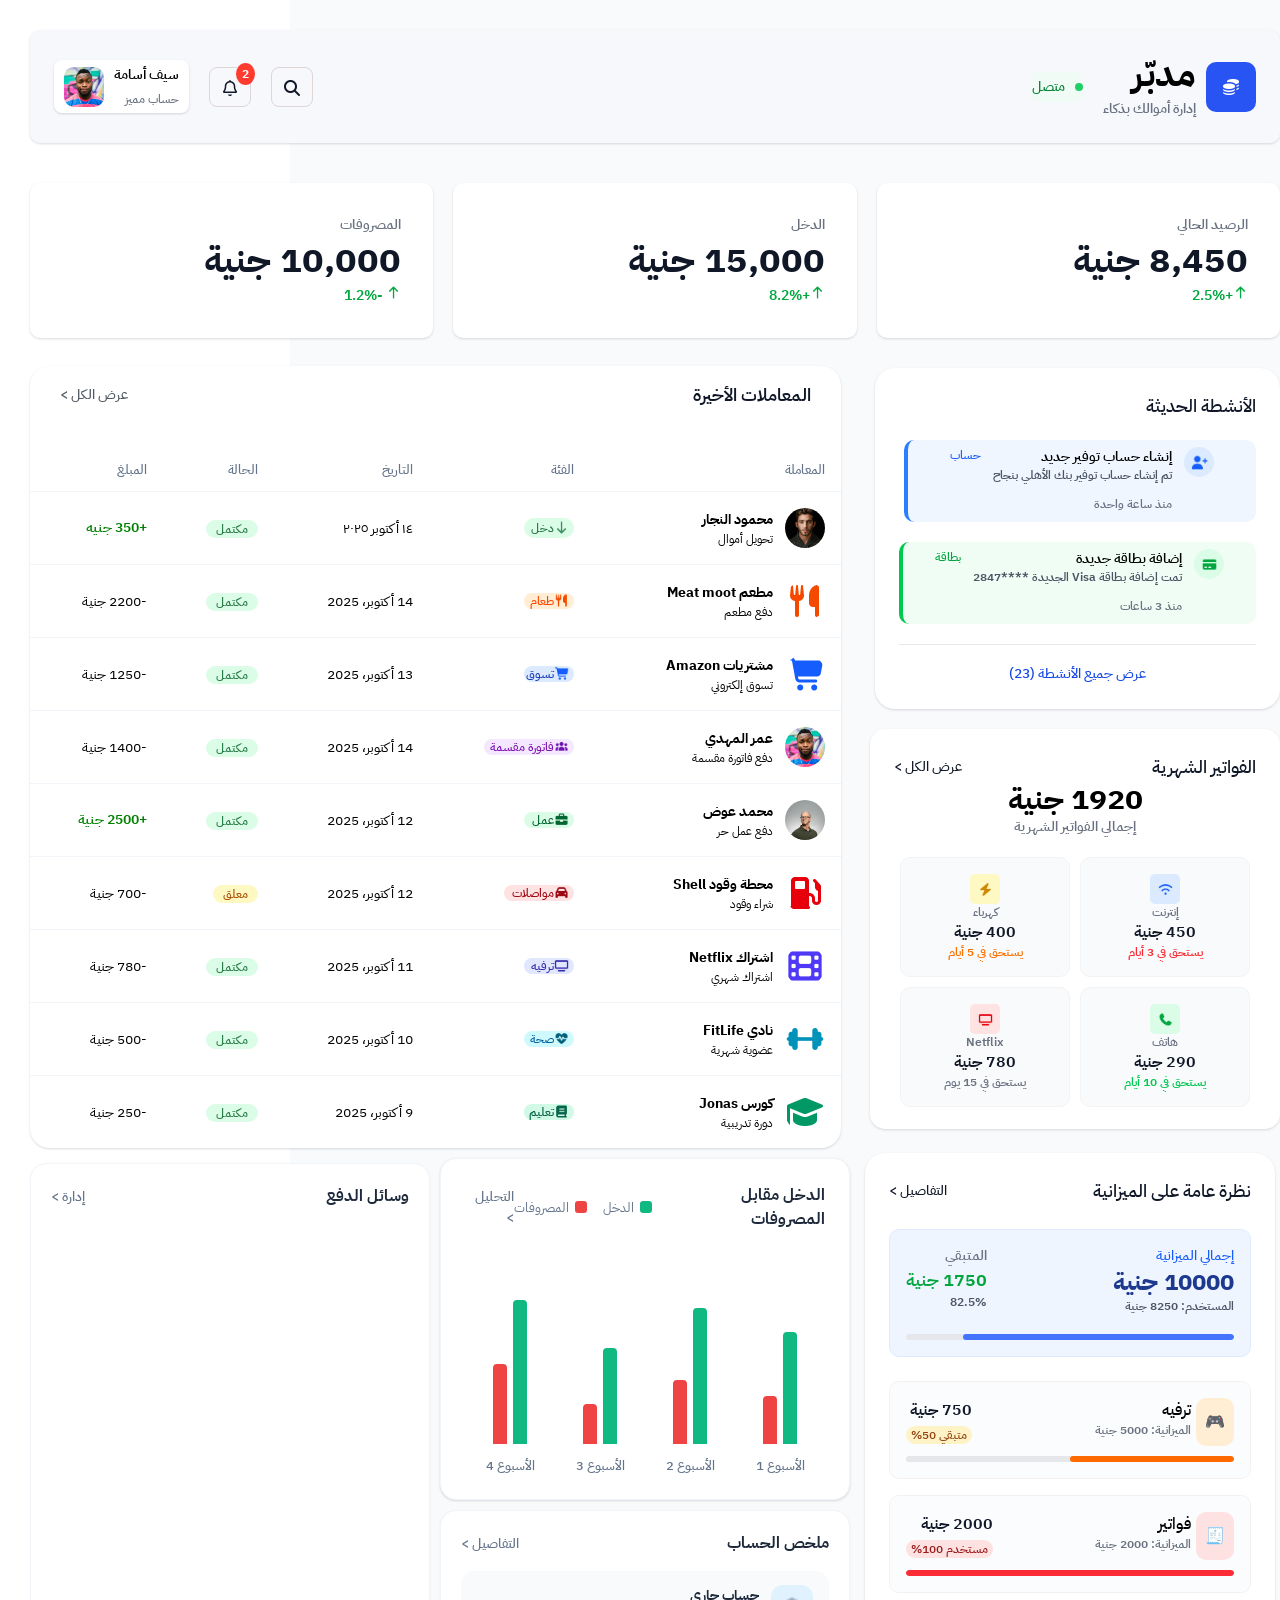
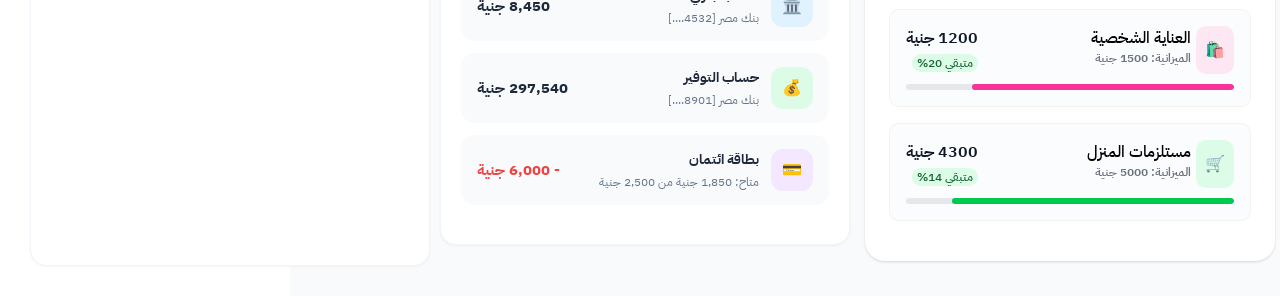
<file: index.html>
<!doctype html>
<html lang="ar" dir="rtl">
  <head>
    <meta charset="UTF-8" />
    <meta name="viewport" content="width=device-width, initial-scale=1.0" />
    <title>مدبّر | إدارة أموالك بذكاء</title>
    <link rel="icon" href="./images/favicon.png" />
    <link rel="preconnect" href="https://fonts.googleapis.com" />
    <link rel="preconnect" href="https://fonts.gstatic.com" crossorigin />
    <link
      href="https://fonts.googleapis.com/css2?family=Exo:ital,wght@0,100..900;1,100..900&family=IBM+Plex+Sans+Arabic:wght@100;200;300;400;500;600;700&display=swap"
      rel="stylesheet"
    />
    <link rel="stylesheet" href="./style/style.css" />
  </head>
  <body>
    <div class="dashboard-container">
      <aside class="sidebar">
        <div class="sidebar-logo">
          <img src="./images/icons/coins-solid-full.png" alt="مدبّر" />
          <h2><span>مدبّر</span>إدارة أموالك بذكاء</h2>
        </div>
        <div class="sidebar-nav">
          <ul>
            <li>
              <a href="" class="active"
                ><img src="./images/icons/house-solid-full.png" alt="" /><span
                  >الصفحة الرئيسية</span
                ></a
              >
            </li>
            <li>
              <a href=""
                ><img
                  src="./images/icons/arrow-right-arrow-left-solid-full.png"
                  alt=""
                /><span>المعاملات</span></a
              >
            </li>
            <li>
              <a href=""
                ><img
                  src="./images/icons/chart-pie-solid-full.png"
                  alt=""
                /><span>الميزانيات</span></a
              >
            </li>
            <li>
              <a href=""
                ><img src="./images/icons/piggy-bank-solid.png" alt="" /><span
                  >المدخرات</span
                ></a
              >
            </li>
            <li>
              <a href=""
                ><img
                  src="./images/icons/file-invoice-dollar-solid-full.png"
                  alt=""
                /><span>الفواتير الشهرية </span></a
              >
            </li>
          </ul>
        </div>
        <div class="sidebar-footer">
          <h2>إجراءات سريعة</h2>
          <ul>
            <li>
              <a href="">
                <span class="icon-box blue">
                  <img
                    src="./images/icons/paper-plane-solid-full.png"
                    alt=""
                  /> </span
                ><span>إرسال اموال </span>
              </a>
            </li>
            <li>
              <a href="">
                <span class="icon-box green">
                  <img src="./images/icons/plus-solid-full.png" alt="" /> </span
                ><span>إضافة أموال </span></a
              >
            </li>
            <li>
              <a href="">
                <span class="icon-box purple">
                  <img
                    src="./images/icons/receipt-solid-full.png"
                    alt=""
                  /> </span
                ><span>دفع فاتورة</span></a
              >
            </li>
            <li>
              <a href=""
                ><span class="icon-box orange">
                  <img
                    src="./images/icons/chart-line-solid-full.png"
                    alt=""
                  /> </span
                ><span>استثمار</span></a
              >
            </li>
          </ul>
        </div>
      </aside>
      <div class="container">
        <header class="main-header">
          <div class="header-brand">
            <div class="logo-box">
              <img src="./images/icons/coins-solid-full.png" alt="مدبّر" />
              <div class="logo-text">
                <span>مدبّر</span>
                <small>إدارة أموالك بذكاء</small>
              </div>
            </div>
            <span class="status-badge">
              <span class="dot"></span>
              متصل
            </span>
          </div>
          <div class="header-actions">
            <button class="icon-btn">
              <img
                src="./images/icons/magnifying-glass-solid-full.png"
                alt="بحث"
              />
            </button>
            <button class="icon-btn notification-btn">
              <img src="./images/icons/bell-regular-full.png" alt="" />
              <span class="badge">2</span>
            </button>
            <div class="user-profile">
              <div class="user-info">
                <span class="user-name">سيف أسامة</span>
                <span class="user-role">حساب مميز</span>
              </div>
              <img src="./images/avatar-1.jpg" alt="سيف أسامة" class="avatar" />
            </div>
          </div>
        </header>
        <main class="main-content">
          <div class="balance">
            <div class="b-1">
              <h2>الرصيد الحالي</h2>
              <p>8,450 جنية</p>
              <span>
                <img
                  src="./images/icons/arrow-down-solid-full-green-up.png"
                  alt=""
                />+2.5%
              </span>
            </div>
            <div class="b-2">
              <h2>الدخل</h2>
              <p>15,000 جنية</p>
              <span>
                <img
                  src="./images/icons/arrow-down-solid-full-green-up.png"
                  alt=""
                />+8.2%
              </span>
            </div>
            <div class="b-3">
              <h2>المصروفات</h2>
              <p>10,000 جنية</p>
              <span>
                <img
                  src="./images/icons/arrow-down-solid-full-green-up.png"
                  alt=""
                />
                -1.2%
              </span>
            </div>
          </div>
          <div class="Bills">
            <div class="side-column">
              <div class="card-1">
                <div class="header">
                  <h2>الأنشطة الحديثة</h2>
                </div>
                <div class="create-account">
                  <div class="add">
                    <img src="./images/icons/user-plus-solid-full.png" alt="" />
                  </div>
                  <div class="create">
                    <h2>إنشاء حساب توفير جديد</h2>
                    <p>تم إنشاء حساب توفير بنك الأهلي بنجاح</p>
                    <span>منذ ساعة واحدة</span>
                  </div>
                  <div class="account">
                    <h2>حساب</h2>
                  </div>
                </div>
                <div class="add-card">
                  <div class="add-2">
                    <img
                      src="./images/icons/credit-card-solid-full-green.png"
                      alt=""
                    />
                  </div>
                  <div class="create-2">
                    <h2>إضافة بطاقة جديدة</h2>
                    <p>تمت إضافة بطاقة Visa الجديدة ****2847</p>
                    <span>منذ 3 ساعات</span>
                  </div>
                  <div class="account-2">
                    <h2>بطاقة</h2>
                  </div>
                </div>
                <div class="footer-2">
                  <a href="#">عرض جميع الأنشطة (23)</a>
                </div>
              </div>
              <div class="card-2">
                <header>
                  <p>الفواتير الشهرية</p>
                  <a href="#" class="view-all">عرض الكل &gt;</a>
                </header>
                <div class="total">
                  <h2>1920 جنية</h2>
                  <h3>إجمالي الفواتير الشهرية</h3>
                </div>
                <div class="cards">
                  <div class="bill-card">
                    <div class="bill-img-1">
                      <img src="./images/icons/wifi-solid-full.png" alt="" />
                    </div>
                    <h2>إنترنت</h2>
                    <h3>450 جنية</h3>
                    <h4 class="hred">يستحق في 3 أيام</h4>
                  </div>
                  <div class="bill-card">
                    <div class="bill-img-2">
                      <img src="./images/icons/bolt-solid-full.png" alt="" />
                    </div>
                    <h2>كهرباء</h2>
                    <h3>400 جنية</h3>
                    <h4 class="horange">يستحق في 5 أيام</h4>
                  </div>
                  <div class="bill-card">
                    <div class="bill-img-3">
                      <img src="./images/icons/phone-solid-full.png" alt="" />
                    </div>
                    <h2>هاتف</h2>
                    <h3>290 جنية</h3>
                    <h4 class="hgreen">يستحق في 10 أيام</h4>
                  </div>
                  <div class="bill-card">
                    <div class="bill-img-4">
                      <img src="./images/icons/tv-solid-full-red.png" alt="" />
                    </div>
                    <h2>Netflix</h2>
                    <h3>780 جنية</h3>
                    <h4 class="brwan">يستحق في 15 يوم</h4>
                  </div>
                </div>
              </div>
            </div>
            <div class="main-column">
              <div class="card-header">
                <h3>المعاملات الأخيرة</h3>
                <a href="#" class="view-all">عرض الكل &gt;</a>
              </div>
              <table class="transactions-table">
                <thead>
                  <tr>
                    <th>المعاملة</th>
                    <th>الفئة</th>
                    <th>التاريخ</th>
                    <th>الحالة</th>
                    <th>المبلغ</th>
                  </tr>
                </thead>
                <tbody>
                  <tr>
                    <td>
                      <div class="transaction-info">
                        <img
                          src="./images/avatar-2.jpg"
                          alt=""
                          class="tx-img"
                        />
                        <div class="tx-text">
                          <strong>محمود النجار</strong>
                          <small>تحويل أموال</small>
                        </div>
                      </div>
                    </td>
                    <td>
                      <span class="category-tag">
                        <img
                          src="./images/icons/arrow-down-solid-full.png"
                          alt=""
                          class="tx-icon"
                        />دخل
                      </span>
                    </td>
                    <td>١٤ أكتوبر ٢٠٢٥</td>
                    <td>
                      <span class="completed">مكتمل</span>
                    </td>
                    <td class="amount-positive">+350 جنيه</td>
                  </tr>
                  <tr>
                    <td>
                      <div class="transaction-info">
                        <img
                          src="./images/icons/utensils-solid-full.png"
                          alt=""
                          class="tx-img-2 tx-img"
                        />
                        <div class="tx-text">
                          <strong> مطعم Meat moot</strong>
                          <small> دفع مطعم</small>
                        </div>
                      </div>
                    </td>
                    <td>
                      <span class="category-tag-2">
                        <img
                          src="./images/icons/utensils-solid-full.png"
                          alt=""
                          class="tx-icon"
                        />طعام
                      </span>
                    </td>
                    <td>14 أكتوبر، 2025</td>
                    <td>
                      <span class="completed">مكتمل</span>
                    </td>
                    <td class="amount-positive-2">-2200 جنية</td>
                  </tr>
                  <tr>
                    <td>
                      <div class="transaction-info">
                        <img
                          src="./images/icons/cart-shopping-solid-full-blue.png"
                          alt=""
                          class="tx-img-2 tx-img"
                        />
                        <div class="tx-text">
                          <strong> مشتريات Amazon</strong>
                          <small> تسوق إلكتروني</small>
                        </div>
                      </div>
                    </td>
                    <td>
                      <span class="category-tag-2 category-tag-3">
                        <img
                          src="./images/icons/cart-shopping-solid-full-blue.png"
                          alt=""
                          class="tx-icon"
                        />تسوق
                      </span>
                    </td>
                    <td>13 أكتوبر، 2025</td>
                    <td>
                      <span class="completed">مكتمل</span>
                    </td>
                    <td class="amount-positive-2">-1250 جنية</td>
                  </tr>
                  <tr>
                    <td>
                      <div class="transaction-info">
                        <img
                          src="./images/avatar-1.jpg"
                          alt=""
                          class="tx-img-2 tx-img"
                        />
                        <div class="tx-text">
                          <strong> عمر المهدي</strong>
                          <small> دفع فاتورة مقسمة</small>
                        </div>
                      </div>
                    </td>
                    <td>
                      <span class="category-tag-2 category-tag-4">
                        <img
                          src="./images/icons/users-solid-full.png"
                          alt=""
                          class="tx-icon"
                        />فاتورة مقسمة
                      </span>
                    </td>
                    <td>14 أكتوبر، 2025</td>
                    <td>
                      <span class="completed">مكتمل</span>
                    </td>
                    <td class="amount-positive-2">-1400 جنية</td>
                  </tr>
                  <tr>
                    <td>
                      <div class="transaction-info">
                        <img
                          src="./images/avatar-3.jpg"
                          alt=""
                          class="tx-img-2 tx-img"
                        />
                        <div class="tx-text">
                          <strong> محمد عوض</strong>
                          <small> دفع عمل حر</small>
                        </div>
                      </div>
                    </td>
                    <td>
                      <span class="category-tag-2 category-tag-5">
                        <img
                          src="./images/icons/briefcase-solid-full.png"
                          alt=""
                          class="tx-icon"
                        />عمل
                      </span>
                    </td>
                    <td>12 أكتوبر، 2025</td>
                    <td>
                      <span class="completed">مكتمل</span>
                    </td>
                    <td class="amount-positive">+2500 جنية</td>
                  </tr>
                  <tr>
                    <td>
                      <div class="transaction-info">
                        <img
                          src="./images/icons/gas-pump-solid-full.png"
                          alt=""
                          class="tx-img-2 tx-img"
                        />
                        <div class="tx-text">
                          <strong> محطة وقود Shell</strong>
                          <small>شراء وقود</small>
                        </div>
                      </div>
                    </td>
                    <td>
                      <span class="category-tag-2 category-tag-6">
                        <img
                          src="./images/icons/car-solid-full.png"
                          alt=""
                          class="tx-icon"
                        />مواصلات
                      </span>
                    </td>
                    <td>12 أكتوبر، 2025</td>
                    <td>
                      <span class="completed completed-2">معلق</span>
                    </td>
                    <td class="amount-positive-2">-700 جنية</td>
                  </tr>
                  <tr>
                    <td>
                      <div class="transaction-info">
                        <img
                          src="./images/icons/heart-solid-full-(2).png"
                          alt=""
                          class="tx-img-2 tx-img"
                        />
                        <div class="tx-text">
                          <strong> اشتراك Netflix</strong>
                          <small>اشتراك شهري</small>
                        </div>
                      </div>
                    </td>
                    <td>
                      <span class="category-tag-2 category-tag-7">
                        <img
                          src="./images/icons/tv-solid-full-violet.png"
                          alt=""
                          class="tx-icon"
                        />ترفيه
                      </span>
                    </td>
                    <td>11 أكتوبر، 2025</td>
                    <td>
                      <span class="completed">مكتمل</span>
                    </td>
                    <td class="amount-positive-2">-780 جنية</td>
                  </tr>
                  <tr>
                    <td>
                      <div class="transaction-info">
                        <img
                          src="./images/icons/dumbbell-solid-full.png"
                          alt=""
                          class="tx-img-2 tx-img"
                        />
                        <div class="tx-text">
                          <strong>نادي FitLife</strong>
                          <small>عضوية شهرية</small>
                        </div>
                      </div>
                    </td>
                    <td>
                      <span class="category-tag-2 category-tag-8">
                        <img
                          src="./images/icons/heart-pulse-solid-full.png"
                          alt=""
                          class="tx-icon"
                        />صحة
                      </span>
                    </td>
                    <td>10 أكتوبر، 2025</td>
                    <td>
                      <span class="completed">مكتمل</span>
                    </td>
                    <td class="amount-positive-2">-500 جنية</td>
                  </tr>
                  <tr>
                    <td>
                      <div class="transaction-info">
                        <img
                          src="./images/icons/graduation-cap-solid-full.png"
                          alt=""
                          class="tx-img-2 tx-img"
                        />
                        <div class="tx-text">
                          <strong> كورس Jonas</strong>
                          <small> دورة تدريبية</small>
                        </div>
                      </div>
                    </td>
                    <td>
                      <span class="category-tag-2 category-tag-9">
                        <img
                          src="./images/icons/book-solid-full.png"
                          alt=""
                          class="tx-icon"
                        />تعليم
                      </span>
                    </td>
                    <td>9 أكتوبر، 2025</td>
                    <td>
                      <span class="completed">مكتمل</span>
                    </td>
                    <td class="amount-positive-2">-250 جنية</td>
                  </tr>
                </tbody>
              </table>
            </div>
          </div>
          <div class="last last2">
            <div class="over-view">
              <header>
                <h2>نظرة عامة على الميزانية</h2>
                <a href="#">التفاصيل &gt;</a>
              </header>
              <div class="all-cards">
                <div class="card-1">
                  <div class="content-1">
                    <div class="right-1">
                      <h2>إجمالي الميزانية</h2>
                      <h3>10000 جنية</h3>
                      <h4>المستخدم: 8250 جنية</h4>
                    </div>
                    <div class="left-1">
                      <h2>المتبقي</h2>
                      <h3>1750 جنية</h3>
                      <h4>82.5%</h4>
                    </div>
                  </div>
                  <div class="progress-bar">
                    <div
                      class="progress-fill fill-blue"
                      style="width: 82.5%"
                    ></div>
                  </div>
                </div>
                <div class="card-2">
                  <div class="content-2">
                    <div class="right-2">
                      <div class="right-img">🎮</div>
                      <div class="text-right">
                        <h2>ترفيه</h2>
                        <h3>الميزانية: 5000 جنية</h3>
                      </div>
                    </div>
                    <div class="left-2">
                      <h2>750 جنية</h2>
                      <span class="ty">متبقي 50%</span>
                    </div>
                  </div>
                  <div class="progress-bar">
                    <div
                      class="progress-fill fill-orange"
                      style="width: 50%"
                    ></div>
                  </div>
                </div>
                <div class="card-2">
                  <div class="content-2">
                    <div class="right-2">
                      <div class="right-img2">🧾</div>
                      <div class="text-right">
                        <h2>فواتير</h2>
                        <h3>الميزانية: 2000 جنية</h3>
                      </div>
                    </div>
                    <div class="left-2">
                      <h2>2000 جنية</h2>
                      <span class="tr">مستخدم 100%</span>
                    </div>
                  </div>
                  <div class="progress-bar">
                    <div
                      class="progress-fill fill-red"
                      style="width: 100%"
                    ></div>
                  </div>
                </div>
                <div class="card-2">
                  <div class="content-2">
                    <div class="right-2">
                      <div class="right-img3">🛍️</div>
                      <div class="text-right">
                        <h2>العناية الشخصية</h2>
                        <h3>الميزانية: 1500 جنية</h3>
                      </div>
                    </div>
                    <div class="left-2">
                      <h2>1200 جنية</h2>
                      <span class="tg">متبقي 20%</span>
                    </div>
                  </div>
                  <div class="progress-bar">
                    <div
                      class="progress-fill fill-purple"
                      style="width: 80%"
                    ></div>
                  </div>
                </div>
                <div class="card-2">
                  <div class="content-2">
                    <div class="right-2">
                      <div class="right-img4">🛒</div>
                      <div class="text-right">
                        <h2>مستلزمات المنزل</h2>
                        <h3>الميزانية: 5000 جنية</h3>
                      </div>
                    </div>
                    <div class="left-2">
                      <h2>4300 جنية</h2>
                      <span class="tg">متبقي 14%</span>
                    </div>
                  </div>
                  <div class="progress-bar">
                    <div
                      class="progress-fill fill-green"
                      style="width: 86%"
                    ></div>
                  </div>
                </div>
              </div>
            </div>
            <div class="midle">
              <div class="chart-card">
                <div class="card-header">
                  <div class="header-right">
                    <h3 class="chart-title">الدخل مقابل المصروفات</h3>
                    <div class="chart-legend">
                      <span class="legend-item"
                        ><span class="color-box income-box"></span>الدخل</span
                      >
                      <span class="legend-item"
                        ><span class="color-box expense-box"></span
                        >المصروفات</span
                      >
                    </div>
                  </div>
                  <a href="#" class="analytics-link">التحليل &gt;</a>
                </div>
                <div class="chart-body">
                  <div class="bars-container">
                    <div class="week-group">
                      <div class="bars-wrapper">
                        <div class="bar income-bar" style="height: 70%"></div>
                        <div class="bar expense-bar" style="height: 30%"></div>
                      </div>
                      <span class="week-label">الأسبوع 1</span>
                    </div>
                    <div class="week-group">
                      <div class="bars-wrapper">
                        <div class="bar income-bar" style="height: 85%"></div>
                        <div class="bar expense-bar" style="height: 40%"></div>
                      </div>
                      <span class="week-label">الأسبوع 2</span>
                    </div>
                    <div class="week-group">
                      <div class="bars-wrapper">
                        <div class="bar income-bar" style="height: 60%"></div>
                        <div class="bar expense-bar" style="height: 25%"></div>
                      </div>
                      <span class="week-label">الأسبوع 3</span>
                    </div>
                    <div class="week-group">
                      <div class="bars-wrapper">
                        <div class="bar income-bar" style="height: 90%"></div>
                        <div class="bar expense-bar" style="height: 50%"></div>
                      </div>
                      <span class="week-label">الأسبوع 4</span>
                    </div>
                  </div>
                </div>
              </div>
              <div class="summary-card">
                <div class="card-header">
                  <h3 class="card-title">ملخص الحساب</h3>
                  <a href="#" class="details-link">التفاصيل &gt;</a>
                </div>
                <div class="summary-list">
                  <div class="summary-item">
                    <div class="item-info">
                      <div class="icon-box blue-icon">🏛️</div>
                      <div class="text-group">
                        <span class="item-title">حساب جاري</span>
                        <span class="item-subtitle">بنك مصر [4532....]</span>
                      </div>
                    </div>
                    <div class="item-amount">8,450 جنية</div>
                  </div>
                  <div class="summary-item">
                    <div class="item-info">
                      <div class="icon-box green-icon">💰</div>
                      <div class="text-group">
                        <span class="item-title">حساب التوفير</span>
                        <span class="item-subtitle">بنك مصر [8901....]</span>
                      </div>
                    </div>
                    <div class="item-amount">297,540 جنية</div>
                  </div>
                  <div class="summary-item">
                    <div class="item-info">
                      <div class="icon-box purple-icon">💳</div>
                      <div class="text-group">
                        <span class="item-title">بطاقة ائتمان</span>
                        <span class="item-subtitle"
                          >متاح: 1,850 جنية من 2,500 جنية</span
                        >
                      </div>
                    </div>
                    <div class="item-amount negative">- 6,000 جنية</div>
                  </div>
                </div>
              </div>
            </div>
            <div class="payment-wrapper">
              <div class="card-header">
                <h3 class="card-title">وسائل الدفع</h3>
                <a href="#" class="manage-link">إدارة &gt;</a>
              </div>
              <div class="cards-stack">
                <!-- كارت فيزا -->
                <div class="card-3d-wrapper">
                  <div class="p-card-inner">
                    <div class="p-card p-card-front bg-visa">
                      <div class="p-card-top">
                        <div class="brand-box">
                          <span class="badge-primary">أساسية</span>
                          <span class="visa-logo">VISA</span>
                        </div>
                        <div class="card-chip"></div>
                      </div>
                      <div class="p-card-number">4532 •••• •••• ••••</div>
                      <div class="p-card-bottom">
                        <div class="info-col">
                          <span class="label">حامل البطاقة</span>
                          <span class="val">سيف أسامة</span>
                        </div>
                        <div class="info-col align-left">
                          <span class="label">تنتهي</span>
                          <span class="val">12/26</span>
                        </div>
                      </div>
                    </div>
                    <div class="p-card p-card-back">
                      <div class="magnetic-strip"></div>
                      <div class="back-content">
                        <span class="back-label"
                          >توقيع المالك : غير صالحة بدون توقيع</span
                        >
                        <div class="cvv-box">
                          <span class="cvv-label">CVV</span>
                          <span class="cvv-value">123</span>
                        </div>
                      </div>
                    </div>
                  </div>
                </div>

                <!-- كارت ماستركارد -->
                <div class="card-3d-wrapper">
                  <div class="p-card-inner">
                    <div class="p-card p-card-front bg-mastercard">
                      <div class="p-card-top">
                        <div class="mc-logo">
                          <span class="mc-circle red"></span>
                          <span class="mc-circle orange"></span>
                        </div>
                        <div class="card-chip"></div>
                      </div>
                      <div class="p-card-number">8901 •••• •••• ••••</div>
                      <div class="p-card-bottom">
                        <div class="info-col">
                          <span class="label">حامل البطاقة</span>
                          <span class="val">سيف أسامة</span>
                        </div>
                        <div class="info-col align-left">
                          <span class="label">تنتهي</span>
                          <span class="val">08/27</span>
                        </div>
                      </div>
                    </div>
                    <div class="p-card p-card-back">
                      <div class="magnetic-strip"></div>
                      <div class="back-content">
                        <span class="back-label"
                          >توقيع المالك : غير صالحة بدون توقيع</span
                        >
                        <div class="cvv-box">
                          <span class="cvv-label">CVV</span>
                          <span class="cvv-value">890</span>
                        </div>
                      </div>
                    </div>
                  </div>
                </div>

                <!-- كارت باي بال -->
                <div class="card-3d-wrapper">
                  <div class="p-card-inner">
                    <div class="p-card p-card-front bg-paypal">
                      <div class="p-card-top">
                        <div class="paypal-title">Paypal</div>
                        <div class="card-chip"></div>
                      </div>
                      <div class="paypal-body">
                        <div class="paypal-right">
                          <div class="info-col">
                            <span class="label">الإيميل</span>
                            <span class="val ltr">seif@example.com</span>
                          </div>
                        </div>
                        <div class="info-col align-left">
                          <span class="label">الحالة</span>
                          <span class="val">موثق</span>
                        </div>
                      </div>
                    </div>
                    <div class="p-card p-card-back">
                      <div class="magnetic-strip"></div>
                      <div class="back-content">
                        <span class="back-label">حساب إلكتروني معتمد</span>
                        <div class="cvv-box">
                          <span class="cvv-label">معرّف الأمان</span>
                          <span class="cvv-value">SEC-99</span>
                        </div>
                      </div>
                    </div>
                  </div>
                </div>
              </div>
            </div>
          </div>
        </main>
      </div>
    </div>
  </body>
</html>
</file>
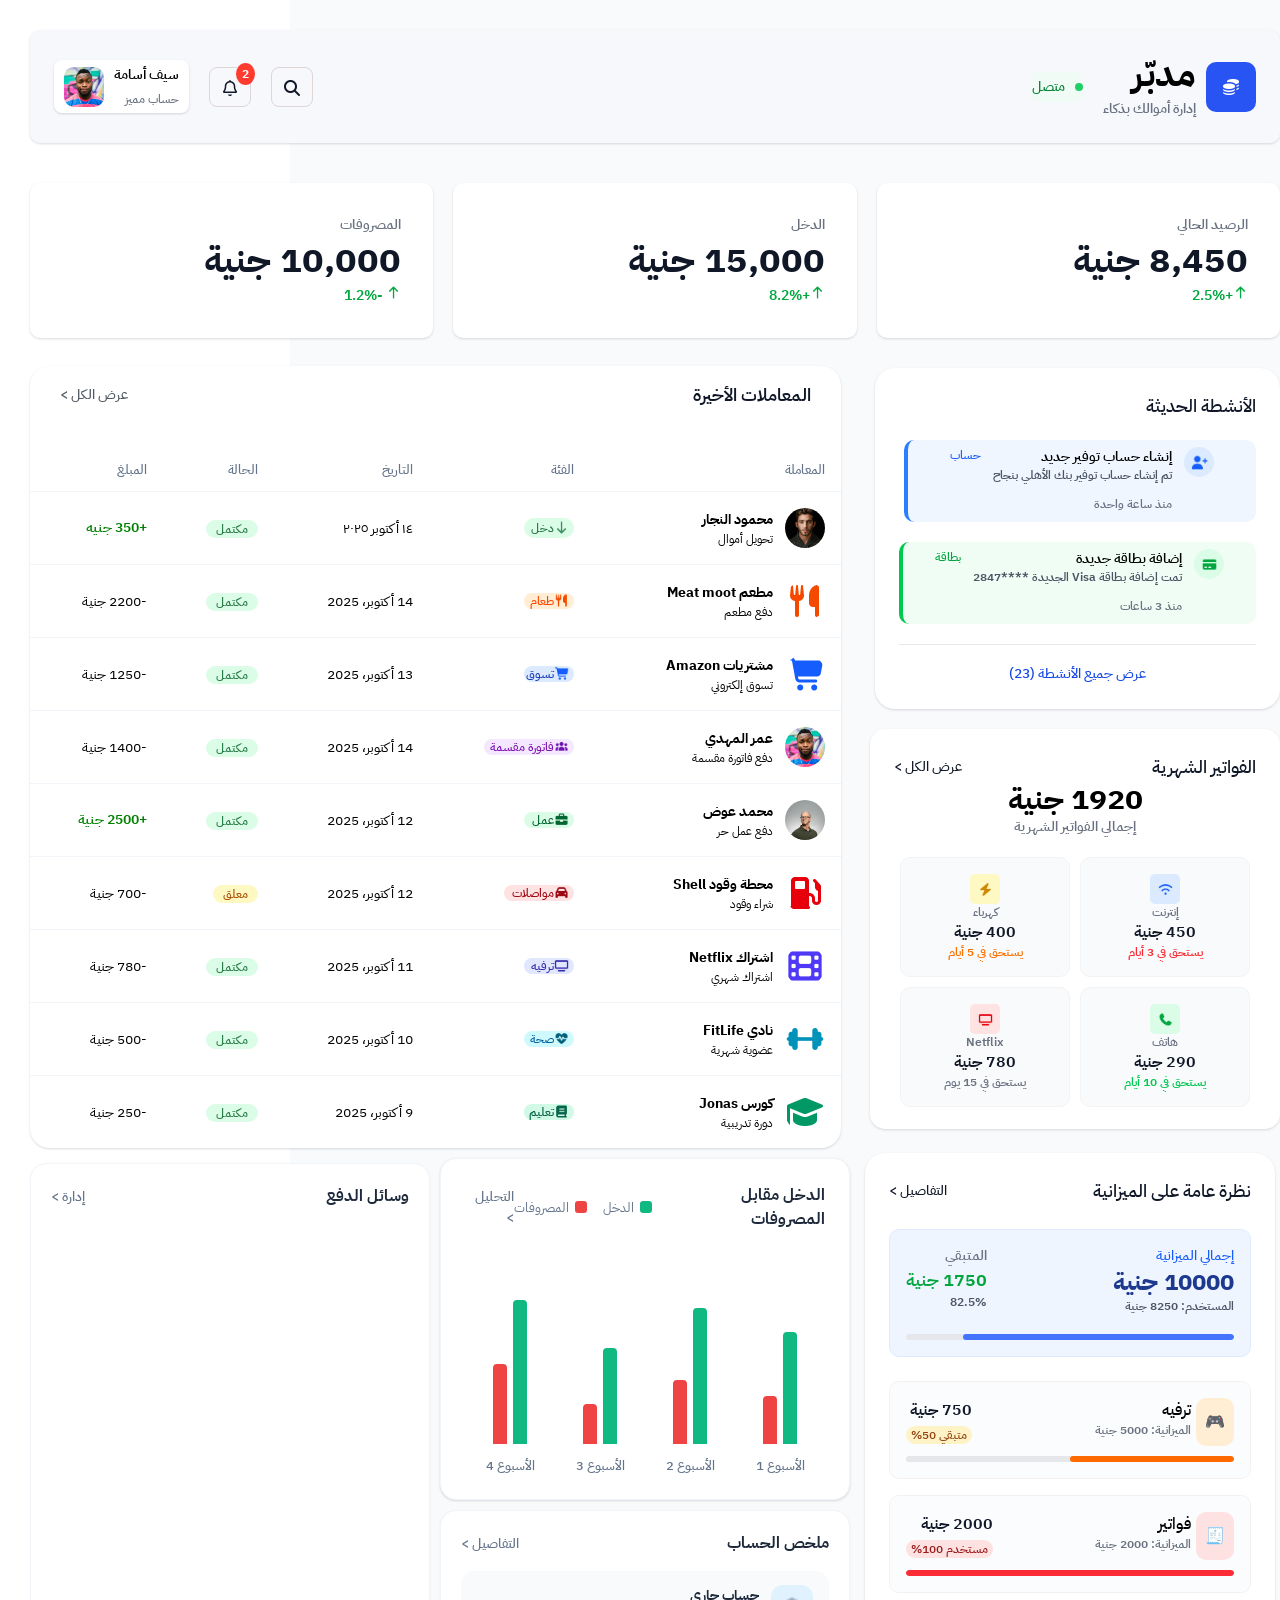
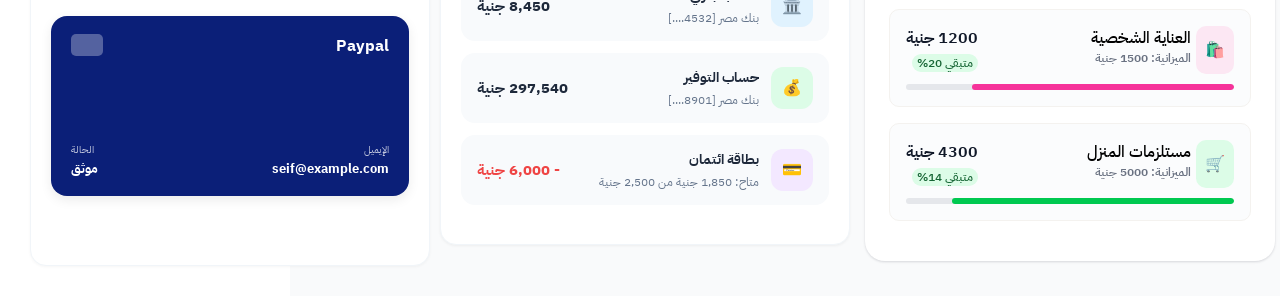
<file: style/index.html>
<!doctype html>
<html lang="ar" dir="rtl">
  <head>
    <meta charset="UTF-8" />
    <meta name="viewport" content="width=device-width, initial-scale=1.0" />
    <title>مدبّر | إدارة أموالك بذكاء</title>
    <link rel="icon" href="/images/favicon.png" />
    <link rel="preconnect" href="https://fonts.googleapis.com" />
    <link rel="preconnect" href="https://fonts.gstatic.com" crossorigin />
    <link
      href="https://fonts.googleapis.com/css2?family=Exo:ital,wght@0,100..900;1,100..900&family=IBM+Plex+Sans+Arabic:wght@100;200;300;400;500;600;700&display=swap"
      rel="stylesheet"
    />
    <link rel="stylesheet" href="/style/style.css" />
  </head>
  <body>
    <div class="dashboard-container">
      <aside class="sidebar">
        <div class="sidebar-logo">
          <img src="/images/icons/coins-solid-full.png" alt="مدبّر" />
          <h2><span>مدبّر</span>إدارة أموالك بذكاء</h2>
        </div>
        <div class="sidebar-nav">
          <ul>
            <li>
              <a href="" class="active"
                ><img src="/images/icons/house-solid-full.png" alt="" /><span
                  >الصفحة الرئيسية</span
                ></a
              >
            </li>
            <li>
              <a href=""
                ><img
                  src="/images/icons/arrow-right-arrow-left-solid-full.png"
                  alt=""
                /><span>المعاملات</span></a
              >
            </li>
            <li>
              <a href=""
                ><img
                  src="/images/icons/chart-pie-solid-full.png"
                  alt=""
                /><span>الميزانيات</span></a
              >
            </li>
            <li>
              <a href=""
                ><img src="/images/icons/piggy-bank-solid.png" alt="" /><span
                  >المدخرات</span
                ></a
              >
            </li>
            <li>
              <a href=""
                ><img
                  src="/images/icons/file-invoice-dollar-solid-full.png"
                  alt=""
                /><span>الفواتير الشهرية </span></a
              >
            </li>
          </ul>
        </div>
        <div class="sidebar-footer">
          <h2>إجراءات سريعة</h2>
          <ul>
            <li>
              <a href="">
                <span class="icon-box blue">
                  <img
                    src="/images/icons/paper-plane-solid-full.png"
                    alt=""
                  /> </span
                ><span>إرسال اموال </span>
              </a>
            </li>
            <li>
              <a href="">
                <span class="icon-box green">
                  <img src="/images/icons/plus-solid-full.png" alt="" /> </span
                ><span>إضافة أموال </span></a
              >
            </li>
            <li>
              <a href="">
                <span class="icon-box purple">
                  <img
                    src="/images/icons/receipt-solid-full.png"
                    alt=""
                  /> </span
                ><span>دفع فاتورة</span></a
              >
            </li>
            <li>
              <a href=""
                ><span class="icon-box orange">
                  <img
                    src="/images/icons/chart-line-solid-full.png"
                    alt=""
                  /> </span
                ><span>استثمار</span></a
              >
            </li>
          </ul>
        </div>
      </aside>
      <div class="container">
        <header class="main-header">
          <div class="header-brand">
            <div class="logo-box">
              <img src="/images/icons/coins-solid-full.png" alt="مدبّر" />
              <div class="logo-text">
                <span>مدبّر</span>
                <small>إدارة أموالك بذكاء</small>
              </div>
            </div>
            <span class="status-badge">
              <span class="dot"></span>
              متصل
            </span>
          </div>
          <div class="header-actions">
            <button class="icon-btn">
              <img
                src="/images/icons/magnifying-glass-solid-full.png"
                alt="بحث"
              />
            </button>
            <button class="icon-btn notification-btn">
              <img src="/images/icons/bell-regular-full.png" alt="" />
              <span class="badge">2</span>
            </button>
            <div class="user-profile">
              <div class="user-info">
                <span class="user-name">سيف أسامة</span>
                <span class="user-role">حساب مميز</span>
              </div>
              <img src="/images/avatar-1.jpg" alt="سيف أسامة" class="avatar" />
            </div>
          </div>
        </header>
        <main class="main-content">
          <div class="balance">
            <div class="b-1">
              <h2>الرصيد الحالي</h2>
              <p>8,450 جنية</p>
              <span>
                <img
                  src="/images/icons/arrow-down-solid-full-green-up.png"
                  alt=""
                />+2.5%
              </span>
            </div>
            <div class="b-2">
              <h2>الدخل</h2>
              <p>15,000 جنية</p>
              <span>
                <img
                  src="/images/icons/arrow-down-solid-full-green-up.png"
                  alt=""
                />+8.2%
              </span>
            </div>
            <div class="b-3">
              <h2>المصروفات</h2>
              <p>10,000 جنية</p>
              <span>
                <img
                  src="/images/icons/arrow-down-solid-full-green-up.png"
                  alt=""
                />
                -1.2%
              </span>
            </div>
          </div>
          <div class="Bills">
            <div class="side-column">
              <div class="card-1">
                <div class="header">
                  <h2>الأنشطة الحديثة</h2>
                </div>
                <div class="create-account">
                  <div class="add">
                    <img src="/images/icons/user-plus-solid-full.png" alt="" />
                  </div>
                  <div class="create">
                    <h2>إنشاء حساب توفير جديد</h2>
                    <p>تم إنشاء حساب توفير بنك الأهلي بنجاح</p>
                    <span>منذ ساعة واحدة</span>
                  </div>
                  <div class="account">
                    <h2>حساب</h2>
                  </div>
                </div>
                <div class="add-card">
                  <div class="add-2">
                    <img
                      src="/images/icons/credit-card-solid-full-green.png"
                      alt=""
                    />
                  </div>
                  <div class="create-2">
                    <h2>إضافة بطاقة جديدة</h2>
                    <p>تمت إضافة بطاقة Visa الجديدة ****2847</p>
                    <span>منذ 3 ساعات</span>
                  </div>
                  <div class="account-2">
                    <h2>بطاقة</h2>
                  </div>
                </div>
                <div class="footer-2">
                  <a href="#">عرض جميع الأنشطة (23)</a>
                </div>
              </div>
              <div class="card-2">
                <header>
                  <p>الفواتير الشهرية</p>
                  <a href="#" class="view-all">عرض الكل &gt;</a>
                </header>
                <div class="total">
                  <h2>1920 جنية</h2>
                  <h3>إجمالي الفواتير الشهرية</h3>
                </div>
                <div class="cards">
                  <div class="bill-card">
                    <div class="bill-img-1">
                      <img src="/images/icons/wifi-solid-full.png" alt="" />
                    </div>
                    <h2>إنترنت</h2>
                    <h3>450 جنية</h3>
                    <h4 class="hred">يستحق في 3 أيام</h4>
                  </div>
                  <div class="bill-card">
                    <div class="bill-img-2">
                      <img src="/images/icons/bolt-solid-full.png" alt="" />
                    </div>
                    <h2>كهرباء</h2>
                    <h3>400 جنية</h3>
                    <h4 class="horange">يستحق في 5 أيام</h4>
                  </div>
                  <div class="bill-card">
                    <div class="bill-img-3">
                      <img src="/images/icons/phone-solid-full.png" alt="" />
                    </div>
                    <h2>هاتف</h2>
                    <h3>290 جنية</h3>
                    <h4 class="hgreen">يستحق في 10 أيام</h4>
                  </div>
                  <div class="bill-card">
                    <div class="bill-img-4">
                      <img src="/images/icons/tv-solid-full-red.png" alt="" />
                    </div>
                    <h2>Netflix</h2>
                    <h3>780 جنية</h3>
                    <h4 class="brwan">يستحق في 15 يوم</h4>
                  </div>
                </div>
              </div>
            </div>
            <div class="main-column">
              <div class="card-header">
                <h3>المعاملات الأخيرة</h3>
                <a href="#" class="view-all">عرض الكل &gt;</a>
              </div>
              <table class="transactions-table">
                <thead>
                  <tr>
                    <th>المعاملة</th>
                    <th>الفئة</th>
                    <th>التاريخ</th>
                    <th>الحالة</th>
                    <th>المبلغ</th>
                  </tr>
                </thead>
                <tbody>
                  <tr>
                    <td>
                      <div class="transaction-info">
                        <img src="/images/avatar-2.jpg" alt="" class="tx-img" />
                        <div class="tx-text">
                          <strong>محمود النجار</strong>
                          <small>تحويل أموال</small>
                        </div>
                      </div>
                    </td>
                    <td>
                      <span class="category-tag">
                        <img
                          src="/images/icons/arrow-down-solid-full.png"
                          alt=""
                          class="tx-icon"
                        />دخل
                      </span>
                    </td>
                    <td>١٤ أكتوبر ٢٠٢٥</td>
                    <td>
                      <span class="completed">مكتمل</span>
                    </td>
                    <td class="amount-positive">+350 جنيه</td>
                  </tr>
                  <tr>
                    <td>
                      <div class="transaction-info">
                        <img
                          src="/images/icons/utensils-solid-full.png"
                          alt=""
                          class="tx-img-2 tx-img"
                        />
                        <div class="tx-text">
                          <strong> مطعم Meat moot</strong>
                          <small> دفع مطعم</small>
                        </div>
                      </div>
                    </td>
                    <td>
                      <span class="category-tag-2">
                        <img
                          src="/images/icons/utensils-solid-full.png"
                          alt=""
                          class="tx-icon"
                        />طعام
                      </span>
                    </td>
                    <td>14 أكتوبر، 2025</td>
                    <td>
                      <span class="completed">مكتمل</span>
                    </td>
                    <td class="amount-positive-2">-2200 جنية</td>
                  </tr>
                  <tr>
                    <td>
                      <div class="transaction-info">
                        <img
                          src="/images/icons/cart-shopping-solid-full-blue.png"
                          alt=""
                          class="tx-img-2 tx-img"
                        />
                        <div class="tx-text">
                          <strong> مشتريات Amazon</strong>
                          <small> تسوق إلكتروني</small>
                        </div>
                      </div>
                    </td>
                    <td>
                      <span class="category-tag-2 category-tag-3">
                        <img
                          src="/images/icons/cart-shopping-solid-full-blue.png"
                          alt=""
                          class="tx-icon"
                        />تسوق
                      </span>
                    </td>
                    <td>13 أكتوبر، 2025</td>
                    <td>
                      <span class="completed">مكتمل</span>
                    </td>
                    <td class="amount-positive-2">-1250 جنية</td>
                  </tr>
                  <tr>
                    <td>
                      <div class="transaction-info">
                        <img
                          src="/images/avatar-1.jpg"
                          alt=""
                          class="tx-img-2 tx-img"
                        />
                        <div class="tx-text">
                          <strong> عمر المهدي</strong>
                          <small> دفع فاتورة مقسمة</small>
                        </div>
                      </div>
                    </td>
                    <td>
                      <span class="category-tag-2 category-tag-4">
                        <img
                          src="/images/icons/users-solid-full.png"
                          alt=""
                          class="tx-icon"
                        />فاتورة مقسمة
                      </span>
                    </td>
                    <td>14 أكتوبر، 2025</td>
                    <td>
                      <span class="completed">مكتمل</span>
                    </td>
                    <td class="amount-positive-2">-1400 جنية</td>
                  </tr>
                  <tr>
                    <td>
                      <div class="transaction-info">
                        <img
                          src="/images/avatar-3.jpg"
                          alt=""
                          class="tx-img-2 tx-img"
                        />
                        <div class="tx-text">
                          <strong> محمد عوض</strong>
                          <small> دفع عمل حر</small>
                        </div>
                      </div>
                    </td>
                    <td>
                      <span class="category-tag-2 category-tag-5">
                        <img
                          src="/images/icons/briefcase-solid-full.png"
                          alt=""
                          class="tx-icon"
                        />عمل
                      </span>
                    </td>
                    <td>12 أكتوبر، 2025</td>
                    <td>
                      <span class="completed">مكتمل</span>
                    </td>
                    <td class="amount-positive">+2500 جنية</td>
                  </tr>
                  <tr>
                    <td>
                      <div class="transaction-info">
                        <img
                          src="/images/icons/gas-pump-solid-full.png"
                          alt=""
                          class="tx-img-2 tx-img"
                        />
                        <div class="tx-text">
                          <strong> محطة وقود Shell</strong>
                          <small>شراء وقود</small>
                        </div>
                      </div>
                    </td>
                    <td>
                      <span class="category-tag-2 category-tag-6">
                        <img
                          src="/images/icons/car-solid-full.png"
                          alt=""
                          class="tx-icon"
                        />مواصلات
                      </span>
                    </td>
                    <td>12 أكتوبر، 2025</td>
                    <td>
                      <span class="completed completed-2">معلق</span>
                    </td>
                    <td class="amount-positive-2">-700 جنية</td>
                  </tr>
                  <tr>
                    <td>
                      <div class="transaction-info">
                        <img
                          src="/images/icons/heart-solid-full-(2).png"
                          alt=""
                          class="tx-img-2 tx-img"
                        />
                        <div class="tx-text">
                          <strong> اشتراك Netflix</strong>
                          <small>اشتراك شهري</small>
                        </div>
                      </div>
                    </td>
                    <td>
                      <span class="category-tag-2 category-tag-7">
                        <img
                          src="/images/icons/tv-solid-full-violet.png"
                          alt=""
                          class="tx-icon"
                        />ترفيه
                      </span>
                    </td>
                    <td>11 أكتوبر، 2025</td>
                    <td>
                      <span class="completed">مكتمل</span>
                    </td>
                    <td class="amount-positive-2">-780 جنية</td>
                  </tr>
                  <tr>
                    <td>
                      <div class="transaction-info">
                        <img
                          src="/images/icons/dumbbell-solid-full.png"
                          alt=""
                          class="tx-img-2 tx-img"
                        />
                        <div class="tx-text">
                          <strong>نادي FitLife</strong>
                          <small>عضوية شهرية</small>
                        </div>
                      </div>
                    </td>
                    <td>
                      <span class="category-tag-2 category-tag-8">
                        <img
                          src="/images/icons/heart-pulse-solid-full.png"
                          alt=""
                          class="tx-icon"
                        />صحة
                      </span>
                    </td>
                    <td>10 أكتوبر، 2025</td>
                    <td>
                      <span class="completed">مكتمل</span>
                    </td>
                    <td class="amount-positive-2">-500 جنية</td>
                  </tr>
                  <tr>
                    <td>
                      <div class="transaction-info">
                        <img
                          src="/images/icons/graduation-cap-solid-full.png"
                          alt=""
                          class="tx-img-2 tx-img"
                        />
                        <div class="tx-text">
                          <strong> كورس Jonas</strong>
                          <small> دورة تدريبية</small>
                        </div>
                      </div>
                    </td>
                    <td>
                      <span class="category-tag-2 category-tag-9">
                        <img
                          src="/images/icons/book-solid-full.png"
                          alt=""
                          class="tx-icon"
                        />تعليم
                      </span>
                    </td>
                    <td>9 أكتوبر، 2025</td>
                    <td>
                      <span class="completed">مكتمل</span>
                    </td>
                    <td class="amount-positive-2">-250 جنية</td>
                  </tr>
                </tbody>
              </table>
            </div>
          </div>
          <div class="last last2">
            <div class="over-view">
              <header>
                <h2>نظرة عامة على الميزانية</h2>
                <a href="#">التفاصيل &gt;</a>
              </header>
              <div class="all-cards">
                <div class="card-1">
                  <div class="content-1">
                    <div class="right-1">
                      <h2>إجمالي الميزانية</h2>
                      <h3>10000 جنية</h3>
                      <h4>المستخدم: 8250 جنية</h4>
                    </div>
                    <div class="left-1">
                      <h2>المتبقي</h2>
                      <h3>1750 جنية</h3>
                      <h4>82.5%</h4>
                    </div>
                  </div>
                  <div class="progress-bar">
                    <div
                      class="progress-fill fill-blue"
                      style="width: 82.5%"
                    ></div>
                  </div>
                </div>
                <div class="card-2">
                  <div class="content-2">
                    <div class="right-2">
                      <div class="right-img">🎮</div>
                      <div class="text-right">
                        <h2>ترفيه</h2>
                        <h3>الميزانية: 5000 جنية</h3>
                      </div>
                    </div>
                    <div class="left-2">
                      <h2>750 جنية</h2>
                      <span class="ty">متبقي 50%</span>
                    </div>
                  </div>
                  <div class="progress-bar">
                    <div
                      class="progress-fill fill-orange"
                      style="width: 50%"
                    ></div>
                  </div>
                </div>
                <div class="card-2">
                  <div class="content-2">
                    <div class="right-2">
                      <div class="right-img2">🧾</div>
                      <div class="text-right">
                        <h2>فواتير</h2>
                        <h3>الميزانية: 2000 جنية</h3>
                      </div>
                    </div>
                    <div class="left-2">
                      <h2>2000 جنية</h2>
                      <span class="tr">مستخدم 100%</span>
                    </div>
                  </div>
                  <div class="progress-bar">
                    <div
                      class="progress-fill fill-red"
                      style="width: 100%"
                    ></div>
                  </div>
                </div>
                <div class="card-2">
                  <div class="content-2">
                    <div class="right-2">
                      <div class="right-img3">🛍️</div>
                      <div class="text-right">
                        <h2>العناية الشخصية</h2>
                        <h3>الميزانية: 1500 جنية</h3>
                      </div>
                    </div>
                    <div class="left-2">
                      <h2>1200 جنية</h2>
                      <span class="tg">متبقي 20%</span>
                    </div>
                  </div>
                  <div class="progress-bar">
                    <div
                      class="progress-fill fill-purple"
                      style="width: 80%"
                    ></div>
                  </div>
                </div>
                <div class="card-2">
                  <div class="content-2">
                    <div class="right-2">
                      <div class="right-img4">🛒</div>
                      <div class="text-right">
                        <h2>مستلزمات المنزل</h2>
                        <h3>الميزانية: 5000 جنية</h3>
                      </div>
                    </div>
                    <div class="left-2">
                      <h2>4300 جنية</h2>
                      <span class="tg">متبقي 14%</span>
                    </div>
                  </div>
                  <div class="progress-bar">
                    <div
                      class="progress-fill fill-green"
                      style="width: 86%"
                    ></div>
                  </div>
                </div>
              </div>
            </div>
            <div class="midle">
              <div class="chart-card">
                <div class="card-header">
                  <div class="header-right">
                    <h3 class="chart-title">الدخل مقابل المصروفات</h3>
                    <div class="chart-legend">
                      <span class="legend-item"
                        ><span class="color-box income-box"></span>الدخل</span
                      >
                      <span class="legend-item"
                        ><span class="color-box expense-box"></span
                        >المصروفات</span
                      >
                    </div>
                  </div>
                  <a href="#" class="analytics-link">التحليل &gt;</a>
                </div>
                <div class="chart-body">
                  <div class="bars-container">
                    <div class="week-group">
                      <div class="bars-wrapper">
                        <div class="bar income-bar" style="height: 70%"></div>
                        <div class="bar expense-bar" style="height: 30%"></div>
                      </div>
                      <span class="week-label">الأسبوع 1</span>
                    </div>
                    <div class="week-group">
                      <div class="bars-wrapper">
                        <div class="bar income-bar" style="height: 85%"></div>
                        <div class="bar expense-bar" style="height: 40%"></div>
                      </div>
                      <span class="week-label">الأسبوع 2</span>
                    </div>
                    <div class="week-group">
                      <div class="bars-wrapper">
                        <div class="bar income-bar" style="height: 60%"></div>
                        <div class="bar expense-bar" style="height: 25%"></div>
                      </div>
                      <span class="week-label">الأسبوع 3</span>
                    </div>
                    <div class="week-group">
                      <div class="bars-wrapper">
                        <div class="bar income-bar" style="height: 90%"></div>
                        <div class="bar expense-bar" style="height: 50%"></div>
                      </div>
                      <span class="week-label">الأسبوع 4</span>
                    </div>
                  </div>
                </div>
              </div>
              <div class="summary-card">
                <div class="card-header">
                  <h3 class="card-title">ملخص الحساب</h3>
                  <a href="#" class="details-link">التفاصيل &gt;</a>
                </div>
                <div class="summary-list">
                  <div class="summary-item">
                    <div class="item-info">
                      <div class="icon-box blue-icon">🏛️</div>
                      <div class="text-group">
                        <span class="item-title">حساب جاري</span>
                        <span class="item-subtitle">بنك مصر [4532....]</span>
                      </div>
                    </div>
                    <div class="item-amount">8,450 جنية</div>
                  </div>
                  <div class="summary-item">
                    <div class="item-info">
                      <div class="icon-box green-icon">💰</div>
                      <div class="text-group">
                        <span class="item-title">حساب التوفير</span>
                        <span class="item-subtitle">بنك مصر [8901....]</span>
                      </div>
                    </div>
                    <div class="item-amount">297,540 جنية</div>
                  </div>
                  <div class="summary-item">
                    <div class="item-info">
                      <div class="icon-box purple-icon">💳</div>
                      <div class="text-group">
                        <span class="item-title">بطاقة ائتمان</span>
                        <span class="item-subtitle"
                          >متاح: 1,850 جنية من 2,500 جنية</span
                        >
                      </div>
                    </div>
                    <div class="item-amount negative">- 6,000 جنية</div>
                  </div>
                </div>
              </div>
            </div>
            <div class="payment-wrapper">
              <div class="card-header">
                <h3 class="card-title">وسائل الدفع</h3>
                <a href="#" class="manage-link">إدارة &gt;</a>
              </div>
              <div class="cards-stack">
                <!-- كارت فيزا -->
                <div class="card-3d-wrapper">
                  <div class="p-card-inner">
                    <div class="p-card p-card-front bg-visa">
                      <div class="p-card-top">
                        <div class="brand-box">
                          <span class="badge-primary">أساسية</span>
                          <span class="visa-logo">VISA</span>
                        </div>
                        <div class="card-chip"></div>
                      </div>
                      <div class="p-card-number">4532 •••• •••• ••••</div>
                      <div class="p-card-bottom">
                        <div class="info-col">
                          <span class="label">حامل البطاقة</span>
                          <span class="val">سيف أسامة</span>
                        </div>
                        <div class="info-col align-left">
                          <span class="label">تنتهي</span>
                          <span class="val">12/26</span>
                        </div>
                      </div>
                    </div>
                    <div class="p-card p-card-back">
                      <div class="magnetic-strip"></div>
                      <div class="back-content">
                        <span class="back-label"
                          >توقيع المالك : غير صالحة بدون توقيع</span
                        >
                        <div class="cvv-box">
                          <span class="cvv-label">CVV</span>
                          <span class="cvv-value">123</span>
                        </div>
                      </div>
                    </div>
                  </div>
                </div>

                <!-- كارت ماستركارد -->
                <div class="card-3d-wrapper">
                  <div class="p-card-inner">
                    <div class="p-card p-card-front bg-mastercard">
                      <div class="p-card-top">
                        <div class="mc-logo">
                          <span class="mc-circle red"></span>
                          <span class="mc-circle orange"></span>
                        </div>
                        <div class="card-chip"></div>
                      </div>
                      <div class="p-card-number">8901 •••• •••• ••••</div>
                      <div class="p-card-bottom">
                        <div class="info-col">
                          <span class="label">حامل البطاقة</span>
                          <span class="val">سيف أسامة</span>
                        </div>
                        <div class="info-col align-left">
                          <span class="label">تنتهي</span>
                          <span class="val">08/27</span>
                        </div>
                      </div>
                    </div>
                    <div class="p-card p-card-back">
                      <div class="magnetic-strip"></div>
                      <div class="back-content">
                        <span class="back-label"
                          >توقيع المالك : غير صالحة بدون توقيع</span
                        >
                        <div class="cvv-box">
                          <span class="cvv-label">CVV</span>
                          <span class="cvv-value">890</span>
                        </div>
                      </div>
                    </div>
                  </div>
                </div>

                <!-- كارت باي بال -->
                <div class="card-3d-wrapper">
                  <div class="p-card-inner">
                    <div class="p-card p-card-front bg-paypal">
                      <div class="p-card-top">
                        <div class="paypal-title">Paypal</div>
                        <div class="card-chip"></div>
                      </div>
                      <div class="paypal-body">
                        <div class="paypal-right">
                          <div class="info-col">
                            <span class="label">الإيميل</span>
                            <span class="val ltr">seif@example.com</span>
                          </div>
                        </div>
                        <div class="info-col align-left">
                          <span class="label">الحالة</span>
                          <span class="val">موثق</span>
                        </div>
                      </div>
                    </div>
                    <div class="p-card p-card-back">
                      <div class="magnetic-strip"></div>
                      <div class="back-content">
                        <span class="back-label">حساب إلكتروني معتمد</span>
                        <div class="cvv-box">
                          <span class="cvv-label">معرّف الأمان</span>
                          <span class="cvv-value">SEC-99</span>
                        </div>
                      </div>
                    </div>
                  </div>
                </div>
              </div>
            </div>
          </div>
        </main>
      </div>
    </div>
  </body>
</html>
</file>
<file: style/style.css>
* {
  padding: 0;
  margin: 0;
  box-sizing: border-box;
  font-family: "IBM Plex Sans Arabic", sans-serif;
  scrollbar-width: none;
}
.container {
  display: flex;
  flex-direction: column;
  gap: 20px;
  padding: 30px;
}
.dashboard-container {
  display: grid;
  grid-template-columns: 260px 1fr;
  grid-template-rows: auto 1fr;
  grid-template-areas:
    "sidebar header"
    "sidebar main";
  min-height: 100vh;
  background-color: #f9fafb;
}
.sidebar {
  grid-area: sidebar;
  display: flex;
  flex-direction: column;
  padding: 20px 15px;
  background-color: #ffffff;
  height: 100vh;
  position: sticky;
  top: 0;
  overflow-y: auto;
  scrollbar-width: thin;
  scrollbar-color: #e8e7e7 #ffffff;
}
.sidebar-logo {
  display: flex;
  align-items: center;
  gap: 20px;
  margin-bottom: 20px;
  padding: 10px 15px;
}
.sidebar-logo img {
  width: 55px;
  height: 55px;
  background-color: #2954f4;
  object-fit: contain;
  border-radius: 15px;
  flex-shrink: 0;
  padding: 15px;
}

.sidebar-logo h2 {
  font-size: 14px;
  font-weight: 600;
  line-height: 20px;
  color: #6a7282;
  display: flex;
  flex-direction: column;
  gap: 5px;
  margin: 0;
  line-height: 1.2;
}
.sidebar-logo h2 span {
  font-size: 36px;
  font-weight: 700;
  color: #000000;
  line-height: 40px;
}
.sidebar-nav ul {
  list-style: none;
  display: flex;
  flex-direction: column;
  gap: 10px;
  margin: 0;
  padding: 0;
}
.sidebar-nav ul a {
  text-decoration: none;
  color: #565b66;
  font-size: 16px;
  font-weight: 600;
  line-height: 24px;
  padding: 12px 16px;
  transition: all 0.2s ease;
  display: flex;
  align-items: center;
  border-radius: 8px;
  gap: 12px;
}
.sidebar-nav ul a:not(.active):hover {
  background-color: #f9fafb;
}
.sidebar-nav ul a.active {
  background-color: #eff6ff;
  color: #1749e6;
  border: 0.8px solid #d6dbee;
}
.sidebar-nav ul a img {
  width: 20px;
  height: 20px;
  object-fit: contain;
}
.sidebar-footer {
  margin-top: 15px;
  padding-top: 20px;
}
.sidebar-footer h2 {
  font-size: 14px;
  font-weight: 600;
  line-height: 20px;
  color: #45474b;
  margin-bottom: 30px;
}
.sidebar-footer ul {
  list-style: none;
  display: flex;
  flex-direction: column;
  gap: 30px;
  margin: 0;
  padding: 0;
}
.sidebar-footer ul li a {
  font-size: 14px;
  font-weight: 500;
  line-height: 21px;
  color: rgb(66, 74, 91);
  text-decoration: none;
  display: flex;
  align-items: center;
  transition: all 0.2s ease;
  gap: 8px;
}
.sidebar-footer ul a:not(.active):hover {
  background-color: #f9fafb;
  border-radius: 8px;
}
.sidebar-footer ul li a img {
  width: 20px;
  height: 20px;
  object-fit: contain;
}
.sidebar-footer ul li a .icon-box {
  width: 40px;
  height: 40px;
  border-radius: 8px;
  display: flex;
  align-items: center;
  justify-content: center;
}
.blue {
  background-color: #dbe8fc;
}
.green {
  background-color: #d4f3e1;
}
.purple {
  background-color: #efe0fc;
}
.orange {
  background-color: #fbe4d4;
}
.main-header {
  grid-area: header;
  padding: 24px;
}
.main-content {
  grid-area: main;
}
@media (max-width: 768px) {
  .dashboard-container {
    grid-template-columns: 1fr;
    grid-template-rows: auto auto 1fr;
    grid-template-areas:
      "header"
      "sidebar"
      "main";
  }
}
.main-header {
  display: flex;
  align-items: center;
  justify-content: space-between;
  background-color: #f6f8fc;
  box-shadow:
    0px 1px 2px rgba(16, 24, 40, 0.05),
    0px 1px 3px rgba(16, 24, 40, 0.1);
  border-radius: 10px;
  margin-bottom: 20px;
}

.header-brand {
  display: flex;
  gap: 20px;
  justify-content: center;
}
.header-brand .logo-box {
  display: flex;
  align-items: center;
  gap: 10px;
}
.header-brand .logo-box .logo-text {
  display: flex;
  flex-direction: column;
  gap: 5px;
}
.header-brand .logo-box img {
  background-color: #2954f4;
  padding: 15px;
  border-radius: 10px;
  width: 50px;
  height: 50px;
}
.header-brand .logo-box .logo-text span {
  font-size: 36px;
  font-weight: 700;
  line-height: 40px;
  color: #000000;
}
.header-brand .logo-box .logo-text small {
  font-size: 14px;
  font-weight: 600;
  line-height: 20px;
  color: #6a7282;
}
.header-brand .status-badge {
  display: flex;
  align-items: center;
  gap: 10px;
  background-color: rgba(240, 253, 244, 0.8);
  border-radius: 8px;
  color: #028337;
  font-size: 14px;
  line-height: 20px;
  font-weight: 500;
  height: 30px;
  justify-content: center;
  margin: auto 0;
}
.header-brand .status-badge .dot {
  width: 8px;
  height: 8px;
  background-color: #1fd065;
  border-radius: 50%;
}
.header-actions {
  display: flex;
  align-items: center;
  gap: 20px;
}
.header-actions .user-profile {
  display: flex;
  align-items: center;
  gap: 10px;
  padding: 5px 10px;
  border-radius: 8px;
  background-color: #ffffff;
  box-shadow:
    0px 1px 2px rgba(16, 24, 40, 0.05),
    0px 1px 3px rgba(16, 24, 40, 0.1);
}
.header-actions .user-profile img {
  width: 40px;
  height: 40px;
  object-fit: cover;
  border-radius: 10px;
}
.header-actions .user-profile .user-info {
  display: flex;
  flex-direction: column;
  gap: 5px;
}
.header-actions .user-profile .user-name {
  font-size: 14px;
  font-weight: 600;
  line-height: 20px;
  color: #000000;
}
.header-actions .user-profile .user-info .user-role {
  font-size: 12px;
  font-weight: 500;
  line-height: 18px;
  color: #6a7282;
}
.header-actions .icon-btn img {
  width: 20px;
  object-fit: contain;
}
.header-actions .icon-btn {
  cursor: pointer;
  height: 40px;
  padding: 10px;
  border-radius: 8px;
  border: 0.5px solid rgb(222, 213, 213);
  background-color: transparent;
  align-items: center;
  justify-content: center;
}
.header-actions .notification-btn {
  position: relative;
}
.header-actions .notification-btn .badge {
  position: absolute;
  top: -5px;
  right: -5px;
  background-color: #ff3b30;
  color: #ffffff;
  font-size: 12px;
  font-weight: bold;
  padding: 2px 6px;
  border-radius: 50%;
}
.balance {
  display: flex;
  gap: 20px;
  justify-content: space-between;
}
.balance img {
  width: 15px;
  height: 15px;
  object-fit: contain;
}
.balance .b-1 {
  display: flex;
  flex-direction: column;
  gap: 5px;
  background-color: #ffffff;
  box-shadow:
    0px 1px 2px rgba(16, 24, 40, 0.05),
    0px 1px 3px rgba(16, 24, 40, 0.1);
  border-radius: 10px;
  padding: 32px;
  flex: 1;
  align-items: flex-start;
  text-align: right;
}
.balance .b-1 h2 {
  font-size: 14px;
  font-weight: 600;
  line-height: 20px;
  color: #6a7282;
}
.balance .b-1 p {
  font-size: 36px;
  font-weight: 700;
  line-height: 40px;
  color: #101828;
}
.balance .b-1 span {
  font-size: 14px;
  font-weight: 600;
  line-height: 20px;
  color: #00a63e;
}
.balance .b-2 {
  display: flex;
  flex-direction: column;
  gap: 5px;
  background-color: #ffffff;
  box-shadow:
    0px 1px 2px rgba(16, 24, 40, 0.05),
    0px 1px 3px rgba(16, 24, 40, 0.1);
  border-radius: 10px;
  padding: 32px;
  flex: 1;
  align-items: flex-start;
  text-align: right;
}
.balance .b-2 h2 {
  font-size: 14px;
  font-weight: 600;
  line-height: 20px;
  color: #6a7282;
}

.balance .b-2 p {
  font-size: 36px;
  font-weight: 700;
  line-height: 40px;
  color: #101828;
}
.balance .b-2 span {
  font-size: 14px;
  font-weight: 600;
  line-height: 20px;
  color: #00a63e;
}
.balance .b-3 {
  display: flex;
  flex-direction: column;
  gap: 5px;
  background-color: #ffffff;
  box-shadow:
    0px 1px 2px rgba(16, 24, 40, 0.05),
    0px 1px 3px rgba(16, 24, 40, 0.1);
  border-radius: 10px;
  padding: 32px;
  flex: 1;
  align-items: flex-start;
  text-align: right;
}
.balance .b-3 h2 {
  font-size: 14px;
  font-weight: 600;
  line-height: 20px;
  color: #6a7282;
}
.balance .b-3 p {
  font-size: 36px;
  font-weight: 700;
  line-height: 40px;
  color: #101828;
}
.balance .b-3 span {
  font-size: 14px;
  font-weight: 600;
  line-height: 20px;
  color: #00a63e;
}
.main-column {
  background-color: #ffffff;
  border-radius: 20px;
  box-shadow:
    0px 1px 2px rgba(16, 24, 40, 0.05),
    0px 1px 3px rgba(16, 24, 40, 0.1);
  margin-top: 18px;
}
.main-column .card-header {
  display: flex;
  align-items: center;
  justify-content: space-between;
  padding: 15px 30px;
}
.main-column .card-header a {
  text-decoration: none;
  color: #525963;
  font-size: 14px;
  line-height: 20px;
  font-weight: 500;
}
.main-column .card-header h3 {
  font-size: 18px;
  line-height: 28px;
  font-weight: 600;
  color: #101828;
}
.transactions-table {
  width: 100%;
  border-collapse: collapse;
  text-align: right;
}
.transaction-info .tx-img {
  width: 40px;
  height: 40px;
  border-radius: 50%;
}
.transactions-table .tx-icon {
  width: 15px;
  height: 15px;
}
.transactions-table th {
  padding: 12px 16px;
  color: #64748b;
  font-size: 13px;
  font-weight: 500;
  border-bottom: 1px solid #f1f5f9;
}

.transactions-table td {
  padding: 16px;
  border-bottom: 1px solid #f1f5f9;
  vertical-align: middle;
  font-size: 14px;
}

.transactions-table tbody tr:last-child td {
  border-bottom: none;
}

.transaction-info {
  display: flex;
  align-items: center;
  gap: 12px;
}

.tx-text {
  display: flex;
  flex-direction: column;
}
.transactions-table .category-tag {
  display: flex;
  background-color: #dbfce7;
  width: 50px;
  font-size: 12px;
  line-height: 16px;
  font-weight: 500;
  padding: 2px 5px;
  border-radius: 30px;
  color: #267b45;
}
.transactions-table .completed {
  font-size: 12px;
  line-height: 16px;
  font-weight: 500;
  color: #267b45;
  border-radius: 30px;
  background-color: #dbfce7;
  padding: 0 10px;
}
.transactions-table .amount-positive {
  color: green;
  font-size: 14px;
  line-height: 20px;
  font-weight: 600;
}
.transactions-table .category-tag-2 {
  background-color: #ffedd4;
  color: orangered;
  font-size: 12px;
  line-height: 16px;
  font-weight: 500;
  border-radius: 10px;
  display: flex;
  width: 50px;
  padding: 0 5px;
}
.transactions-table .transaction-info .tx-img-2 {
  background-color: transparent;
}
.transactions-table .category-tag-3 {
  background-color: #dbeafe;
  color: #193cb8;
}
.transactions-table .category-tag-4 {
  background-color: #f3e8ff;
  color: #7f11b0;
  width: 90px;
}
.transactions-table .category-tag-5 {
  background-color: #dbfce7;
  color: #016630;
}
.transactions-table .category-tag-6 {
  background-color: #ffe2e2;
  color: #9f0712;
  width: 70px;
}
.transactions-table .completed-2 {
  background-color: #fef9c2;
  color: #a74b00;
}
.transactions-table .category-tag-7 {
  background-color: #e0e7ff;
  color: #372aac;
}
.transactions-table .category-tag-8 {
  background-color: #cefafe;
  color: #005f9f;
}
.transactions-table .category-tag-9 {
  background-color: #d0fae5;
  color: #006045;
}
.side-column .card-1 {
  display: flex;
}
.side-column .card-1 img {
  width: 17px;
  height: 17px;
}
.side-column .card-1 .header h2 {
  font-size: 18px;
  line-height: 28px;
  color: #101828;
  font-weight: 500;
}
.side-column .card-1 .create-account {
  display: flex;
  background-color: #eff6ff;
  width: fit-content;
  gap: 12px;
  border-left: 4px solid #2b7fff;
  border-radius: 10px;
  padding: 7px 42px;
  justify-content: center;
  /* بظبط لما الشكل النهائي للجزء يخلص */
  /* width: 100%; */
}

.side-column .card-1 .create-account .add {
  background-color: #dbeafe;
  width: 30px;
  height: 30px;
  border-radius: 50%;
  display: flex;
  align-items: center;
  justify-content: center;
}

.side-column .card-1 .create-account .create h2 {
  font-size: 14px;
  line-height: 20px;
  font-weight: 600;
}
.side-column .card-1 .create-account .create p {
  font-size: 12px;
  line-height: 16px;
  font-weight: 600;
  color: #4a5565;
  margin-bottom: 8px;
}
.side-column .card-1 .create-account .create span {
  font-size: 12px;
  line-height: 16px;
  font-weight: 600;
  color: #6a7282;
}

.side-column .card-1 .create-account .account h2 {
  font-size: 12px;
  line-height: 16px;
  font-weight: 500;
  color: #155dfc;
}
.side-column .card-1 .add-card {
  display: flex;
  background-color: #f0fdf4;
  width: fit-content;
  gap: 12px;
  border-left: 4px solid #00c950;
  border-radius: 10px;
  padding: 7px 32px;
  justify-content: center;
  /* بظبط لما الشكل النهائي للجزء يخلص */
  /* width: 100%; */
}

.side-column .card-1 .add-card .add-2 {
  background-color: #dbfce7;
  width: 30px;
  height: 30px;
  border-radius: 50%;
  display: flex;
  align-items: center;
  justify-content: center;
}

.side-column .card-1 .add-card .create-2 h2 {
  font-size: 14px;
  line-height: 20px;
  font-weight: 600;
}
.side-column .card-1 .add-card .create-2 p {
  font-size: 12px;
  line-height: 16px;
  font-weight: 600;
  color: #4a5565;
  margin-bottom: 8px;
}
.side-column .card-1 .add-card .create-2 span {
  font-size: 12px;
  line-height: 16px;
  font-weight: 600;
  color: #6a7282;
}

.side-column .card-1 .add-card .account-2 h2 {
  font-size: 12px;
  line-height: 16px;
  font-weight: 500;
  color: #00a63e;
}
.side-column .card-1 .footer-2 {
  text-align: center;
  border-top: 1px solid #e7e7ed;
  padding-top: 16px;
  width: 100%;
}
.side-column .card-1 .footer-2 a {
  font-size: 14px;
  line-height: 20px;
  font-weight: 500;
  color: #1447e6;
  text-decoration: none;
}
.side-column .card-1 {
  background-color: #ffffff;
  box-shadow:
    0px 1px 2px rgba(16, 24, 40, 0.05),
    0px 1px 3px rgba(16, 24, 40, 0.1);
  width: fit-content;
  margin: 20px 0;
  display: flex;
  flex-direction: column;
  gap: 20px;
  padding: 24px;
  border-radius: 20px;
}
.Bills {
  display: grid;
  grid-template-columns: 1fr 1.85fr;
  align-items: start;
  margin-top: 10px;
  align-items: stretch;
}
.side-column {
  display: flex;
  flex-direction: column;
}
.main-column {
  width: 100%;
}
.side-column .card-2 {
  background-color: white;
  width: 410px;
  height: 400px;
  padding: 24px;
  border-radius: 15px;
  box-shadow:
    0px 1px 2px rgba(16, 24, 40, 0.05),
    0px 1px 3px rgba(16, 24, 40, 0.1);
}
.side-column .card-2 img {
  width: 15px;
  height: 15px;
}
.side-column .card-2 header {
  display: flex;
  justify-content: space-between;
  align-items: center;
}
.side-column .card-2 header p {
  font-size: 18px;
  line-height: 28px;
  font-weight: 500;
  color: #101828;
}
.side-column .card-2 header a {
  font-size: 14px;
  line-height: 20px;
  font-weight: 500;
  color: #101828;
  text-decoration: none;
}
.side-column .card-2 .total {
  display: flex;
  flex-direction: column;
  align-items: center;
}
.side-column .card-2 .total h2 {
  font-size: 30px;
  line-height: 36px;
  font-weight: 700;
}
.side-column .card-2 .total h3 {
  font-size: 14px;
  line-height: 20px;
  font-weight: 600;
  color: #6a7282;
}
.side-column .card-2 .cards {
  display: grid;
  grid-template-columns: repeat(2, 0.1fr);
  gap: 10px;
  place-content: center;
  margin-top: 20px;
}
.side-column .card-2 .cards .bill-card {
  background-color: #f9fafb;
  width: 170px;
  height: 120px;
  border: 0.89px solid #f2f3f4;
  border-radius: 10px;
  display: flex;
  flex-direction: column;
  align-items: center;
  justify-content: center;
}
.side-column .card-2 .cards .bill-card h2 {
  font-size: 12px;
  line-height: 16px;
  font-weight: 600;
  color: #6a7282;
}
.side-column .card-2 .cards .bill-card h3 {
  font-size: 16px;
  line-height: 24px;
  font-weight: 600;
  color: #101828;
}
.side-column .card-2 .cards .bill-card h4 {
  font-size: 12px;
  line-height: 16px;
  font-weight: 600;
}
.side-column .card-2 .cards .bill-card .bill-img-1 {
  background-color: #dbeafe;
  border-radius: 5px;
  width: 30px;
  height: 30px;
  display: flex;
  align-items: center;
  justify-content: center;
}
.side-column .card-2 .cards .bill-card .bill-img-2 {
  background-color: #fef9c2;
  border-radius: 5px;
  width: 30px;
  height: 30px;
  display: flex;
  align-items: center;
  justify-content: center;
}
.side-column .card-2 .cards .bill-card .bill-img-3 {
  background-color: #dbfce7;
  border-radius: 5px;
  width: 30px;
  height: 30px;
  display: flex;
  align-items: center;
  justify-content: center;
}
.side-column .card-2 .cards .bill-card .bill-img-4 {
  background-color: #ffe2e2;
  border-radius: 5px;
  width: 30px;
  height: 30px;
  display: flex;
  align-items: center;
  justify-content: center;
}
.side-column .card-2 .cards .bill-card .hred {
  color: #fb2c36;
}
.side-column .card-2 .cards .bill-card .horange {
  color: #f97200;
}
.side-column .card-2 .cards .bill-card .hgreen {
  color: #00c950;
}
.side-column .card-2 .cards .bill-card .brwan {
  color: #6a7282;
}

.main-content .last .over-view {
  width: 410px;
  padding: 24px;
  background-color: #ffffff;
  box-shadow:
    0px 1px 2px rgba(16, 24, 40, 0.05),
    0px 1px 3px rgba(16, 24, 40, 0.1);
  border-radius: 20px;
  margin: 5px;
}
.main-content .last .over-view img {
  width: 20px;
  height: 20px;
}
.main-content .last .over-view header {
  display: flex;
  justify-content: space-between;
  align-items: center;
  margin-bottom: 24px;
}
.main-content .last .over-view header h2 {
  font-size: 18px;
  line-height: 28px;
  font-weight: 500;
  color: #101828;
}
.main-content .last .over-view header a {
  font-size: 14px;
  line-height: 20px;
  font-weight: 500;
  color: #101828;
  text-decoration: none;
}
.main-content .last .over-view .all-cards .card-1 {
  display: flex;
  background-color: #eff5ff;
  padding: 16px;
  margin-bottom: 24px;
  border-radius: 10px;
  border: 0.8px solid #deebff;
  justify-content: space-between;
  flex-direction: column;
}

.main-content .last .over-view .all-cards .card-1 .right-1 h2 {
  font-size: 14px;
  line-height: 20px;
  font-weight: 500;
  color: #155dfc;
}
.main-content .last .over-view .all-cards .card-1 .right-1 h3 {
  font-size: 24px;
  line-height: 32px;
  font-weight: 700;
  color: #1c398e;
}
.main-content .last .over-view .all-cards .card-1 .right-1 h4 {
  font-size: 12px;
  line-height: 16px;
  font-weight: 600;
  color: #4a5565;
}
.main-content .last .over-view .all-cards .card-1 .content-1 {
  display: flex;
  justify-content: space-between;
  margin-bottom: 10px;
}
.main-content .last .over-view .all-cards .card-1 .left-1 h2 {
  font-size: 14px;
  line-height: 20px;
  font-weight: 600;
  color: #6a7282;
}
.main-content .last .over-view .all-cards .card-1 .left-1 h3 {
  font-size: 18px;
  line-height: 28px;
  font-weight: 600;
  color: #00a63e;
}
.main-content .last .over-view .all-cards .card-1 .left-1 h4 {
  font-size: 12px;
  line-height: 16px;
  font-weight: 600;
  color: #4a5565;
}
.progress-bar {
  width: 100%;
  height: 6px;
  background-color: #e5e7eb;
  border-radius: 10px;
  overflow: hidden;
  margin-top: 10px;
}
.progress-bar .progress-fill {
  height: 100%;
  border-radius: 10px;
}
.main-content .last .over-view .all-cards .card-1 .fill-blue {
  background-color: #4474ff;
}
.main-content .last .over-view .all-cards .card-2 .content-2 {
  display: flex;
}
.main-content .last .over-view .all-cards .card-2 .content-2 .right-2 {
  display: flex;
  gap: 5px;
}
.main-content
  .last
  .over-view
  .all-cards
  .card-2
  .content-2
  .right-2
  .text-right
  h2 {
  font-size: 16px;
  line-height: 24px;
  font-weight: 500;
}
.main-content
  .last
  .over-view
  .all-cards
  .card-2
  .content-2
  .right-2
  .text-right
  h3 {
  font-size: 12px;
  line-height: 16px;
  font-weight: 600;
  color: #6a7282;
}
.main-content .last .over-view .all-cards .card-2 .content-2 .left-2 h2 {
  font-size: 16px;
  line-height: 24px;
  font-weight: 600;
  color: #101828;
}
.main-content .last .over-view .all-cards .card-2 .content-2 .left-2 h3 {
  font-size: 12px;
  line-height: 16px;
  font-weight: 500;
  color: #166534;
  padding: 0 5px;
  border-radius: 10px;
  background-color: #dcfce7;
}
.main-content
  .last
  .over-view
  .all-cards
  .card-2
  .content-2
  .right-2
  .right-img {
  padding: 2px 9px;
  border-radius: 10px;
  background-color: #ffedd4;
  display: flex;
  justify-content: center;
  align-items: center;
}
.main-content
  .last
  .over-view
  .all-cards
  .card-2
  .content-2
  .right-2
  .right-img2 {
  padding: 2px 9px;
  border-radius: 10px;
  background-color: #fee2e2;
  display: flex;
  justify-content: center;
  align-items: center;
}
.main-content
  .last
  .over-view
  .all-cards
  .card-2
  .content-2
  .right-2
  .right-img3 {
  padding: 2px 9px;
  border-radius: 10px;
  background-color: #fce7f3;
  display: flex;
  justify-content: center;
  align-items: center;
}
.main-content
  .last
  .over-view
  .all-cards
  .card-2
  .content-2
  .right-2
  .right-img4 {
  padding: 2px 9px;
  border-radius: 10px;
  background-color: #dcfce7;
  display: flex;
  justify-content: center;
  align-items: center;
}
.main-content .last .over-view .all-cards .card-2 {
  padding: 16px;
  border-radius: 10px;
  background-color: #fbfcfd;
  margin-bottom: 16px;
  border: 1px solid rgb(244, 242, 239);
}
.main-content .last .over-view .all-cards .card-2 .content-2 {
  display: flex;
  justify-content: space-between;
  margin-bottom: 5px;
}
.main-content .last .over-view .all-cards .card-2 .content-2 .left-2 .tg {
  font-size: 12px;
  line-height: 16px;
  font-weight: 500;
  color: #166534;
  padding: 0 5px;
  border-radius: 10px;
  background-color: #dcfce7;
}
.main-content .last .over-view .all-cards .card-2 .content-2 .left-2 .tr {
  font-size: 12px;
  line-height: 16px;
  font-weight: 500;
  color: #991b1b;
  padding: 0 5px;
  border-radius: 10px;
  background-color: #fee2e2;
}
.main-content .last .over-view .all-cards .card-2 .content-2 .left-2 .ty {
  font-size: 12px;
  line-height: 16px;
  font-weight: 500;
  color: #92400e;
  padding: 0 5px;
  border-radius: 10px;
  background-color: #fef3c7;
}
.main-content .last .over-view .all-cards .card-2 .content-2 .left-2 .tg {
  font-size: 12px;
  line-height: 16px;
  font-weight: 500;
  padding: 0 5px;
  border-radius: 10px;
  background-color: #dcfce7;
}
.fill-orange {
  background-color: #ff6900;
}
.fill-red {
  background-color: #fb2c36;
}
.fill-purple {
  background-color: #f6339a;
}
.fill-green {
  background-color: #00c950;
}
.chart-card {
  direction: rtl;
  background-color: #ffffff;
  border-radius: 16px;
  padding: 24px;
  border: 1px solid #f1f5f9;
  box-shadow:
    0px 1px 2px rgba(16, 24, 40, 0.05),
    0px 1px 3px rgba(16, 24, 40, 0.1);
  width: 410px;
  box-sizing: border-box;
}
.card-header {
  display: flex;
  justify-content: space-between;
  align-items: center;
  margin-bottom: 24px;
}
.header-right {
  display: flex;
  align-items: center;
  gap: 20px;
}
.chart-title {
  margin: 0;
  font-size: 16px;
  font-weight: 700;
  color: #1e293b;
}
.chart-legend {
  display: flex;
  align-items: center;
  gap: 16px;
  justify-content: center;
}
.legend-item {
  display: flex;
  align-items: center;
  gap: 6px;
  font-size: 13px;
  color: #64748b;
}

.color-box {
  width: 12px;
  height: 12px;
  border-radius: 3px;
}

.income-box {
  background-color: #10b981;
}

.expense-box {
  background-color: #ef4444;
}

.analytics-link {
  color: #64748b;
  text-decoration: none;
  font-size: 14px;
  font-weight: 500;
  transition: color 0.2s;
}

.analytics-link:hover {
  color: #1e293b;
}

.chart-body {
  position: relative;
  height: 220px;
  display: flex;
  flex-direction: column;
  justify-content: flex-end;
}

.bars-container {
  position: relative;
  z-index: 1;
  display: flex;
  justify-content: space-around;
  align-items: flex-end;
  height: 100%;
}

.week-group {
  display: flex;
  flex-direction: column;
  align-items: center;
  gap: 12px;
  height: 100%;
  justify-content: flex-end;
}
.bars-wrapper {
  display: flex;
  align-items: flex-end;
  gap: 6px;
  height: 160px;
}
.bar {
  width: 14px;
  border-radius: 4px 4px 0 0;
}
.income-bar {
  background-color: #10b981;
}
.expense-bar {
  background-color: #ef4444;
}
.week-label {
  font-size: 13px;
  color: #64748b;
  font-weight: 500;
}
.summary-card {
  direction: rtl;
  background-color: #ffffff;
  border-radius: 16px;
  padding: 20px;
  border: 1px solid #f1f5f9;
  box-shadow: 0 1px 3px rgba(0, 0, 0, 0.05);
  width: 410px;
  height: 335px;
  box-sizing: border-box;
}

.summary-card .card-header {
  display: flex;
  justify-content: space-between;
  align-items: center;
  margin-bottom: 16px;
}

.summary-card .card-title {
  margin: 0;
  font-size: 16px;
  font-weight: 700;
  color: #1e293b;
}

.summary-card .details-link {
  color: #64748b;
  text-decoration: none;
  font-size: 14px;
  font-weight: 500;
  transition: color 0.2s;
}

.summary-card .details-link:hover {
  color: #1e293b;
}

.summary-list {
  display: flex;
  flex-direction: column;
  gap: 12px;
}

.summary-item {
  display: flex;
  justify-content: space-between;
  align-items: center;
  background-color: #f8fafc;
  padding: 14px 16px;
  border-radius: 14px;
  transition: background-color 0.2s;
}

.summary-item:hover {
  background-color: #f1f5f9;
}

.item-info {
  display: flex;
  align-items: center;
  gap: 12px;
}
.icon-box {
  width: 42px;
  height: 42px;
  border-radius: 12px;
  display: flex;
  align-items: center;
  justify-content: center;
  flex-shrink: 0;
}
.blue-icon {
  background-color: #e0f2fe;
  color: #0284c7;
}
.green-icon {
  background-color: #dcfce7;
  color: #16a34a;
}
.purple-icon {
  background-color: #f3e8ff;
  color: #9333ea;
}
.text-group {
  display: flex;
  flex-direction: column;
  gap: 3px;
}
.item-title {
  font-size: 14px;
  font-weight: 700;
  color: #1e293b;
}

.item-subtitle {
  font-size: 12px;
  color: #64748b;
}

.item-amount {
  font-size: 15px;
  font-weight: 700;
  color: #1e293b;
  white-space: nowrap;
}

.item-amount.negative {
  color: #ef4444;
}
.p-card-top .brand-box {
  display: flex;
  flex-direction: row-reverse;
}

.payment-wrapper {
  direction: rtl;
  background-color: #ffffff;
  border-radius: 16px;
  padding: 20px;
  border: 1px solid #f1f5f9;
  box-shadow: 0 1px 3px rgba(0, 0, 0, 0.04);
  width: 400px;
  box-sizing: border-box;
}

.payment-wrapper .card-header {
  display: flex;
  justify-content: space-between;
  align-items: center;
  margin-bottom: 16px;
}

.payment-wrapper .card-title {
  margin: 0;
  font-size: 16px;
  font-weight: 700;
  color: #1e293b;
}

.payment-wrapper .manage-link {
  color: #64748b;
  text-decoration: none;
  font-size: 14px;
  font-weight: 500;
}

.cards-stack {
  display: flex;
  flex-direction: column;
  gap: 16px;
}

.card-3d-wrapper {
  perspective: 1000px;
  height: 180px;
  width: 100%;
}

.p-card-inner {
  position: relative;
  width: 100%;
  height: 100%;
  transition: transform 0.8s cubic-bezier(0.175, 0.885, 0.32, 1.275);
  transform-style: preserve-3d;
  cursor: pointer;
}

.card-3d-wrapper:hover .p-card-inner {
  transform: rotateY(180deg);
}

.p-card-front,
.p-card-back {
  position: absolute;
  top: 0;
  left: 0;
  width: 100%;
  height: 100%;
  backface-visibility: hidden;
  border-radius: 16px;
  box-sizing: border-box;
  box-shadow: 0 4px 12px rgba(0, 0, 0, 0.08);
}

.p-card-front {
  z-index: 2;
  transform: rotateY(0deg);
  padding: 18px 20px;
  color: #ffffff;
  display: flex;
  flex-direction: column;
  justify-content: space-between;
}

.bg-visa {
  background-color: #123bb6;
}
.bg-mastercard {
  background-color: #d92525;
}
.bg-paypal {
  background-color: #0b1f78;
}

.p-card-top {
  display: flex;
  justify-content: space-between;
  align-items: flex-start;
}

.brand-box {
  display: flex;
  flex-direction: column;
  gap: 4px;
}

.badge-primary {
  background: rgba(255, 255, 255, 0.2);
  color: #ffffff;
  font-size: 10px;
  padding: 2px 6px;
  border-radius: 4px;
  width: fit-content;
  backdrop-filter: blur(4px);
}
.visa-logo {
  font-weight: 900;
  font-size: 16px;
  letter-spacing: 0.5px;
}
.card-chip {
  width: 32px;
  height: 22px;
  background-color: rgba(255, 255, 255, 0.3);
  border-radius: 5px;
}
.p-card-number {
  font-size: 17px;
  font-weight: 700;
  letter-spacing: 2px;
  direction: ltr;
  text-align: right;
  margin: 4px 0;
}
.p-card-bottom {
  display: flex;
  justify-content: space-between;
  align-items: flex-end;
}
.info-col {
  display: flex;
  flex-direction: column;
  gap: 2px;
}

.info-col.align-left {
  text-align: left;
}

.p-card .label {
  font-size: 10px;
  color: rgba(255, 255, 255, 0.75);
}

.p-card .val {
  font-size: 13px;
  font-weight: 700;
}

.paypal-body {
  display: flex;
  justify-content: space-between;
  align-items: flex-end;
  margin-top: auto;
}

.paypal-right {
  display: flex;
  flex-direction: column;
  gap: 8px;
}

.paypal-title {
  font-size: 16px;
  font-weight: 700;
}

.ltr {
  direction: ltr;
}

.mc-logo {
  display: flex;
  align-items: center;
}

.mc-circle {
  width: 18px;
  height: 18px;
  border-radius: 50%;
  display: inline-block;
}

.mc-circle.red {
  background-color: #eb001b;
  margin-left: -6px;
  z-index: 1;
}

.mc-circle.orange {
  background-color: #f79e1b;
}
.p-card-back {
  background-color: #1e293b;
  color: #ffffff;
  transform: rotateY(180deg);
  display: flex;
  flex-direction: column;
  justify-content: space-between;
  padding: 16px 0;
}

.magnetic-strip {
  width: 100%;
  height: 36px;
  background-color: #000000;
}

.back-content {
  padding: 0 18px;
  display: flex;
  flex-direction: column;
  gap: 8px;
}

.back-label {
  font-size: 10px;
  color: #94a3b8;
}

.cvv-box {
  background-color: #ffffff;
  color: #0f172a;
  padding: 6px 12px;
  border-radius: 6px;
  display: flex;
  justify-content: space-between;
  align-items: center;
}
.last{
  display: flex;}
.midle{
  padding: 10px;
}
.midle .chart-card{
  margin-bottom: 10px;
}
.payment-wrapper{
  margin-top: 15px;
}
.body{
  width: fit-content;
}
</file>
